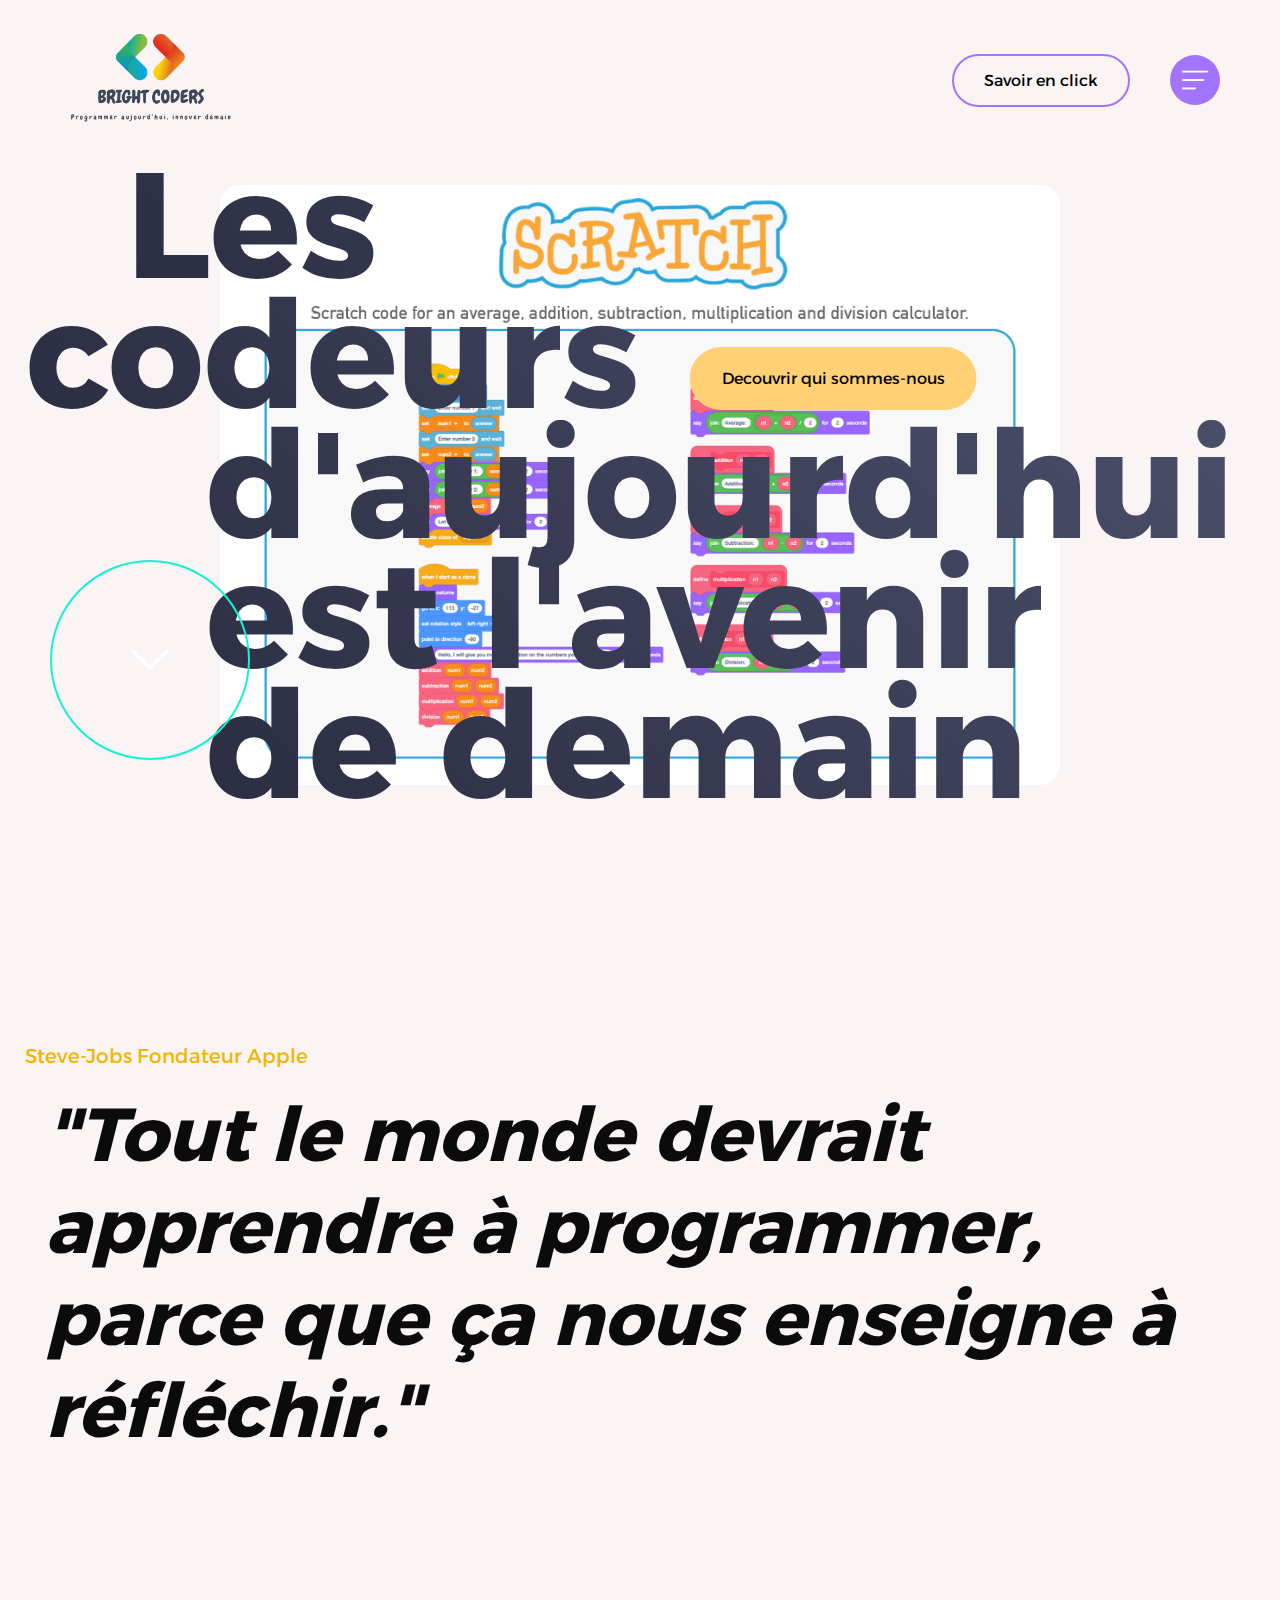
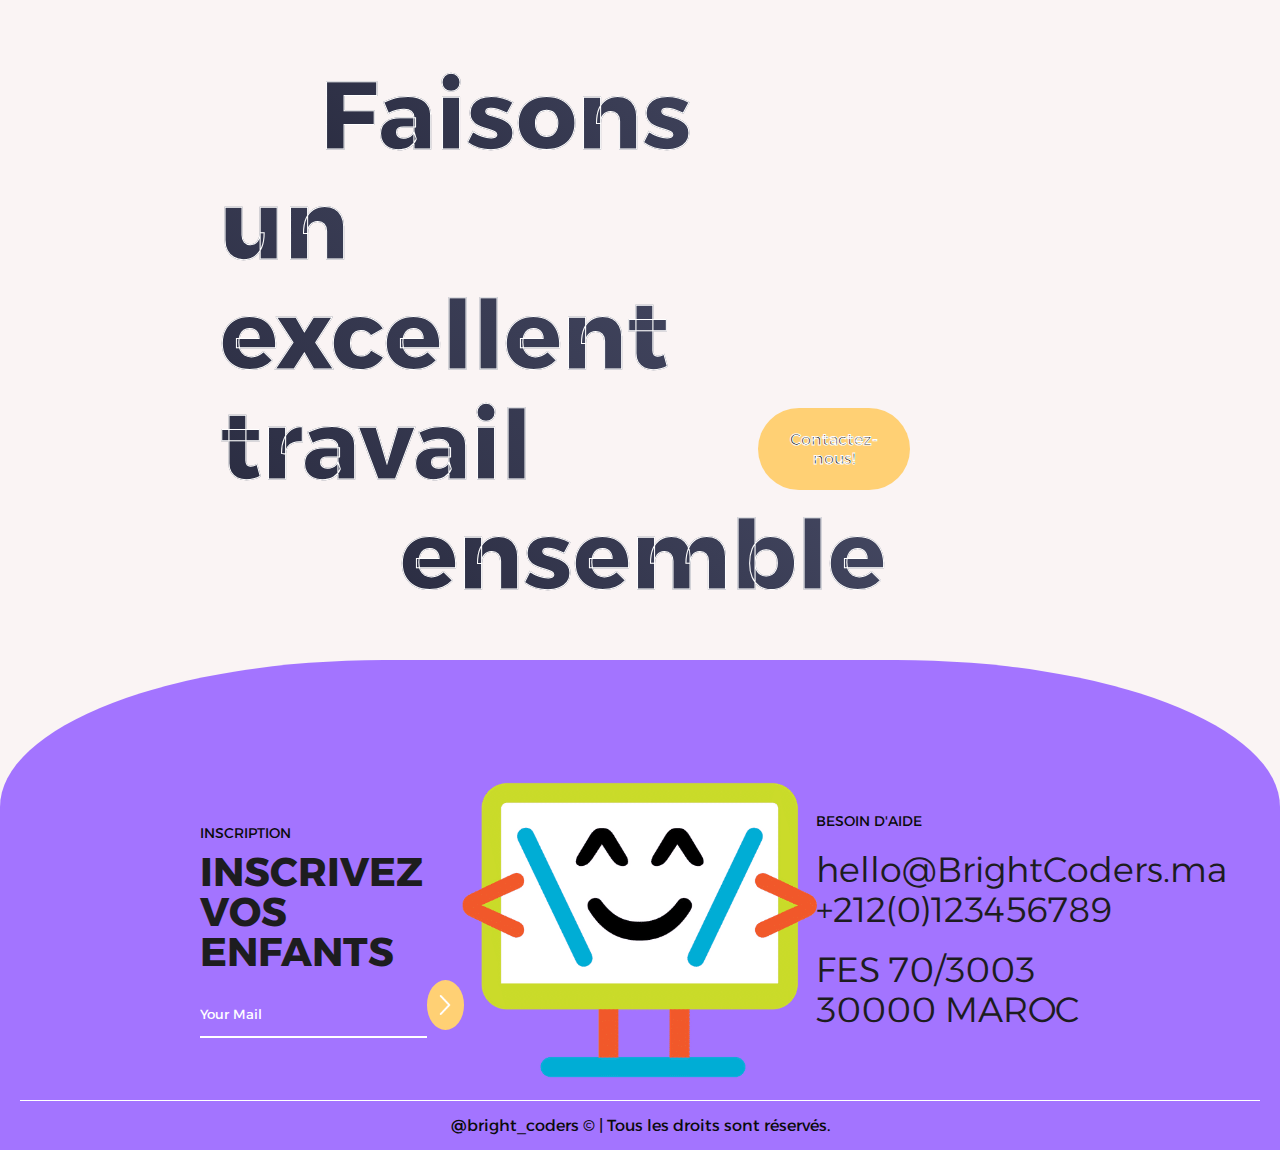
<file: index.html>
<!DOCTYPE html>
<html lang="en">
<head>
    <meta charset="UTF-8">
    <meta http-equiv="X-UA-Compatible" content="IE=edge">
    <meta name="viewport" content="width=device-width, initial-scale=1.0">
    <title>Bright Coders</title>
    <link rel="stylesheet" href="style.css">
    <link rel="icon" type="image/png" href="images/logo1.png">
</head>
<body>
    <header>
        <a href="index.html" class="header__logo">
            <img src="images/logo.png" alt="Bright Coders">
        </a>
        <div class="header__btn_menu">
            <button>Savoir en click</button>
            <div class="btn_menu">
                <img src="images/hamburger.png" alt="">
            </div>
        </div>
    </header>
    <ul class="menu">
        <div class="menu__logo">
            <img src="images/logo.png" alt="Bright Coders">
        </div>
        <div class="contact">
            <span>Inscrivez- vous pour savoir plus</span>
            <div>
                <h3>bright.coders@gmail.com <br>+212(0) 684858850</h3>
                <h3>Fés 70/3003 <br> Maroc</h3>
            </div>
        </div>
        <div class="links">
            <li><a href="#">C<span>od</span>ing</a></li>
            <li><a href="#">e<span>s</span>t</a></li>
            <li><a href="#">l'a<span>venir</span></a></li>
            <li><a href="#">de<span>vos</span>enfants</a></li>
        </div>
    </ul>
    <section class="back_image_section">
        <div class="text">
            <h1>Les</h1>
            <h1>codeurs <button>Decouvrir qui sommes-nous</button></h1>
            <h1>d'aujourd'hui est l'avenir de demain</h1>
        </div>
        <img src="images/img1.jpg" alt="">
        <button class="down_arrow" onclick="window.location.href='#footer';">
            <img src="images/down-arrow.png">
        </button>
    </section>
    <section class="description">
       <div>
            <p>Steve-Jobs
                Fondateur Apple</p>
            <h2>
            <i>"Tout le monde devrait apprendre à programmer, parce que ça nous enseigne à réfléchir."</i>         
            </h2>
       </div>
    </section>
    <section class="back_image_section tird_section">
        <div class="text">
            <h1>Faisons</h1>
            <h1>un excellent travail <button>Contactez-nous!</button></h1>
            <h1>ensemble</h1>
        </div>
    </section>
    
    <footer id="footer">
        <div class="newsletter-contact">
            <div class="newsletter">
                <span>INSCRIPTION</span>
                <h3>INSCRIVEZ <br> VOS ENFANTS</h3>
                <form action="form_process.php" method="POST" class="input_mail">
                    <input type="email" name="email" placeholder="Your Mail" required>
                    <button type="submit">
                        <img src="images/down-arrow.png" alt="Submit">
                    </button>
                </form>
            </div>
            <div class="footer_img">
                <img src="images/img3.png" alt="">
            </div>
            <div class="contact">
                <span>BESOIN D'AIDE</span>
                <div>
                    <h3>hello@BrightCoders.ma <br>+212(0)123456789</h3>
                    <h3>FES 70/3003 <br> 30000 MAROC</h3>
                </div>
            </div>
        </div>
        <p>@bright_coders &copy; | Tous les droits sont réservés.</p>
    </footer>
    <script src="script.js"></script>
</body>
</html>
</file>
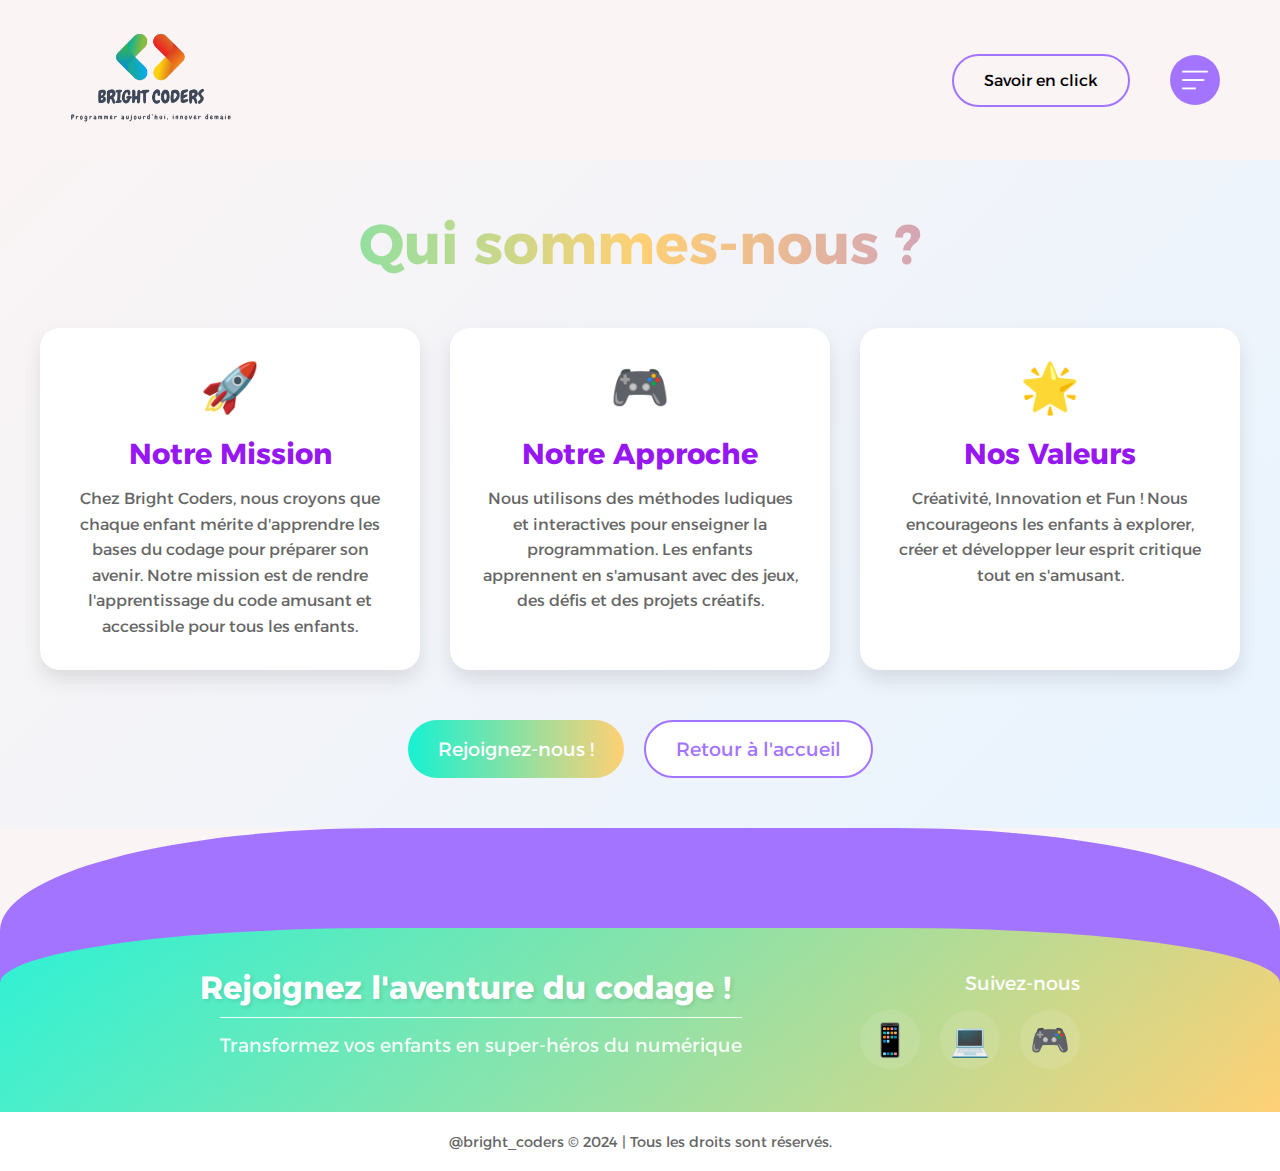
<file: about.html>
<!DOCTYPE html>
<html lang="fr">
<head>
    <meta charset="UTF-8">
    <meta http-equiv="X-UA-Compatible" content="IE=edge">
    <meta name="viewport" content="width=device-width, initial-scale=1.0">
    <title>Qui sommes-nous - Bright Coders</title>
    <link rel="stylesheet" href="style.css">
    <link rel="icon" type="image/png" href="images/logo1.png">
</head>
<body>
    <header>
        <a href="index.html" class="header__logo">
            <img src="images/logo.png" alt="Bright Coders">
        </a>
        <div class="header__btn_menu">
            <button>Savoir en click</button>
            <div class="btn_menu">
                <img src="images/hamburger.png" alt="">
            </div>
        </div>
    </header>
    <ul class="menu">
        <div class="menu__logo">
            <img src="images/logo.png" alt="Bright Coders">
        </div>
        <div class="contact">
            <span>Inscrivez- vous pour savoir plus</span>
            <div>
                <h3>bright.coders@gmail.com <br>+212(0) 684858850</h3>
                <h3>Fés 70/3003 <br> Maroc</h3>
            </div>
        </div>
        <div class="links">
            <li><a href="#">C<span>od</span>ing</a></li>
            <li><a href="#">e<span>s</span>t</a></li>
            <li><a href="#">l'a<span>venir</span></a></li>
            <li><a href="#">de<span>vos</span>enfants</a></li>
        </div>
    </ul>
    <section class="about-section">
        <div class="text">
            <h1 class="animated-title">Qui sommes-nous ?</h1>
            <div class="about-content">
                <div class="about-card">
                    <div class="card-icon">🚀</div>
                    <h2>Notre Mission</h2>
                    <p>Chez Bright Coders, nous croyons que chaque enfant mérite d'apprendre les bases du codage pour préparer son avenir. Notre mission est de rendre l'apprentissage du code amusant et accessible pour tous les enfants.</p>
                </div>
                <div class="about-card">
                    <div class="card-icon">🎮</div>
                    <h2>Notre Approche</h2>
                    <p>Nous utilisons des méthodes ludiques et interactives pour enseigner la programmation. Les enfants apprennent en s'amusant avec des jeux, des défis et des projets créatifs.</p>
                </div>
                <div class="about-card">
                    <div class="card-icon">🌟</div>
                    <h2>Nos Valeurs</h2>
                    <p>Créativité, Innovation et Fun ! Nous encourageons les enfants à explorer, créer et développer leur esprit critique tout en s'amusant.</p>
                </div>
            </div>
            <div class="cta-buttons">
                <button onclick="window.location.href='contact.html'" class="cta-button">Rejoignez-nous !</button>
                <button onclick="window.location.href='index.html'" class="cta-button secondary">Retour à l'accueil</button>
            </div>
        </div>
    </section>
    <footer id="footer">
        <div class="footer-content">
            <div class="footer-text">
                <h3>Rejoignez l'aventure du codage !</h3>
                <p>Transformez vos enfants en super-héros du numérique</p>
            </div>
            <div class="footer-social">
                <span>Suivez-nous</span>
                <div class="social-icons">
                    <a href="#" class="social-icon">📱</a>
                    <a href="#" class="social-icon">💻</a>
                    <a href="#" class="social-icon">🎮</a>
                </div>
            </div>
        </div>
        <p class="copyright">@bright_coders &copy; 2024 | Tous les droits sont réservés.</p>
    </footer>
    <script src="script.js"></script>
</body>
</html>
</file>
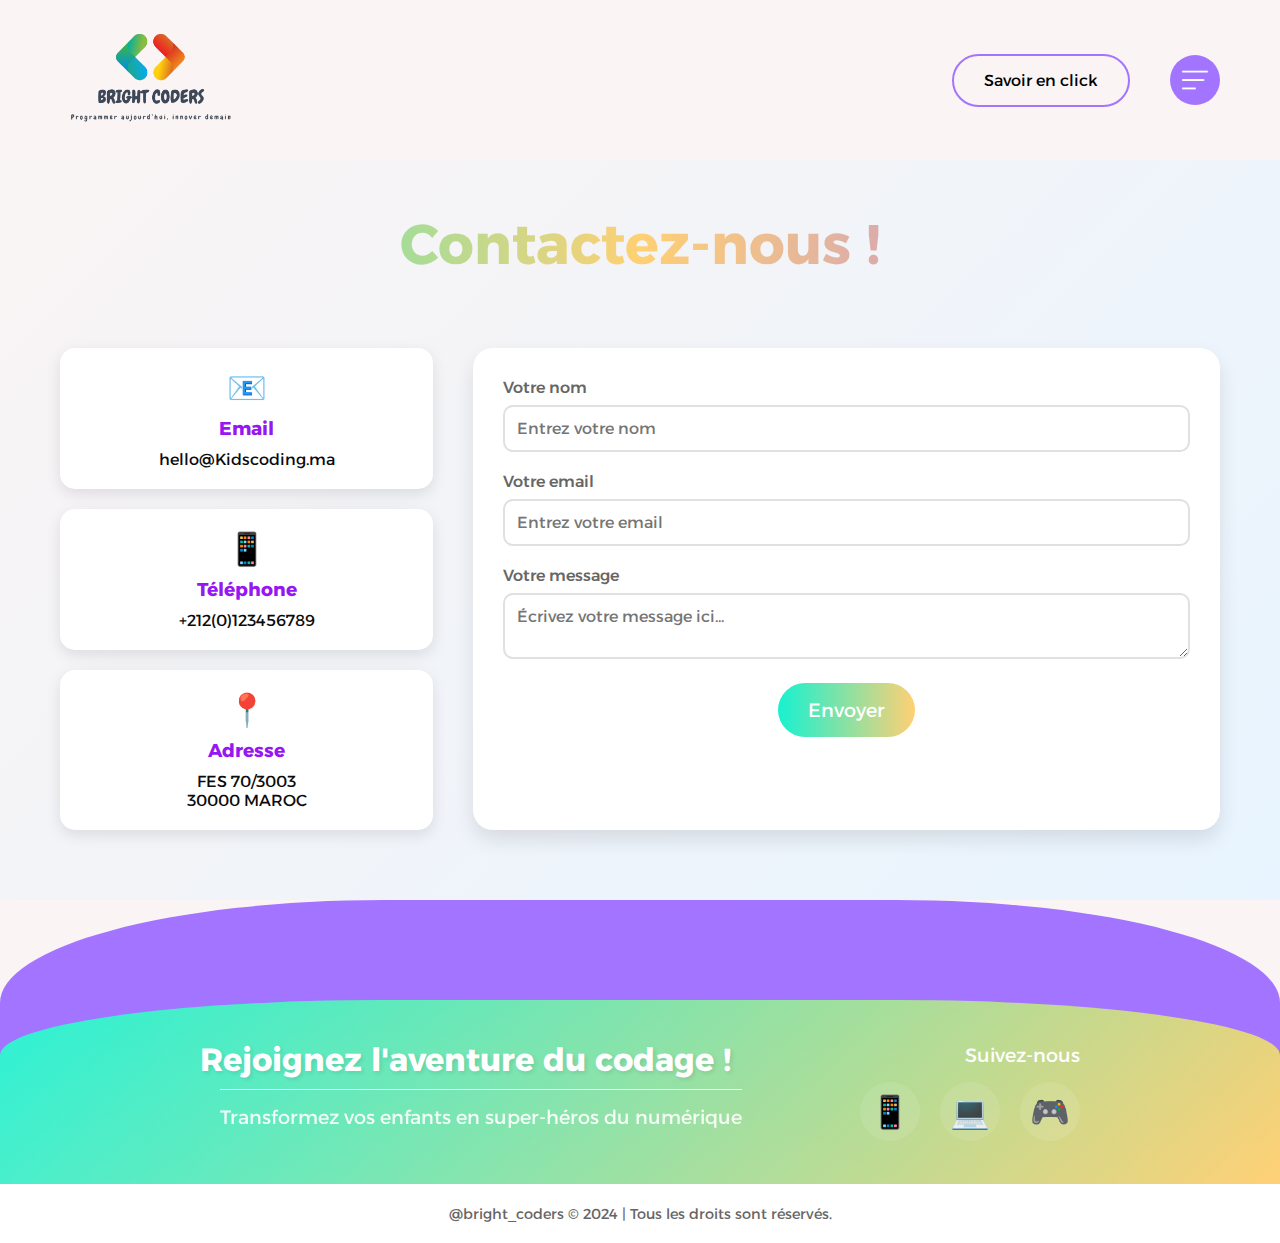
<file: contact.html>
<!DOCTYPE html>
<html lang="fr">
<head>
    <meta charset="UTF-8">
    <meta http-equiv="X-UA-Compatible" content="IE=edge">
    <meta name="viewport" content="width=device-width, initial-scale=1.0">
    <title>Contact - Bright Coders</title>
    <link rel="stylesheet" href="style.css">
    <link rel="icon" type="image/png" href="images/logo1.png">
</head>
<body>
    <header>
        <a href="index.html" class="header__logo">
            <img src="images/logo.png" alt="Bright Coders">
        </a>
        <div class="header__btn_menu">
            <button>Savoir en click</button>
            <div class="btn_menu">
                <img src="images/hamburger.png" alt="">
            </div>
        </div>
    </header>
    <ul class="menu">
        <div class="menu__logo">
            <img src="images/logo.png" alt="Bright Coders">
        </div>
        <div class="contact">
            <span>Inscrivez- vous pour savoir plus</span>
            <div>
                <h3>bright.coders@gmail.com <br>+212(0) 684858850</h3>
                <h3>Fés 70/3003 <br> Maroc</h3>
            </div>
        </div>
        <div class="links">
            <li><a href="#">C<span>od</span>ing</a></li>
            <li><a href="#">e<span>s</span>t</a></li>
            <li><a href="#">l'a<span>venir</span></a></li>
            <li><a href="#">de<span>vos</span>enfants</a></li>
        </div>
    </ul>
    <section class="contact-section">
        <div class="text">
            <h1 class="animated-title">Contactez-nous !</h1>
            <div class="contact-container">
                <div class="contact-info">
                    <div class="info-card">
                        <div class="info-icon">📧</div>
                        <h3>Email</h3>
                        <p>hello@Kidscoding.ma</p>
                    </div>
                    <div class="info-card">
                        <div class="info-icon">📱</div>
                        <h3>Téléphone</h3>
                        <p>+212(0)123456789</p>
                    </div>
                    <div class="info-card">
                        <div class="info-icon">📍</div>
                        <h3>Adresse</h3>
                        <p>FES 70/3003<br>30000 MAROC</p>
                    </div>
                </div>
                <form action="form_process.php" method="POST" class="contact-form">
                    <div class="form-group">
                        <label for="name">Votre nom</label>
                        <input type="text" id="name" name="name" placeholder="Entrez votre nom" required>
                    </div>
                    <div class="form-group">
                        <label for="email">Votre email</label>
                        <input type="email" id="email" name="email" placeholder="Entrez votre email" required>
                    </div>
                    <div class="form-group">
                        <label for="message">Votre message</label>
                        <textarea id="message" name="message" placeholder="Écrivez votre message ici..." required></textarea>
                    </div>
                    <button type="submit" class="submit-button">
                        <span>Envoyer</span>
                    </button>
                </form>
            </div>
        </div>
    </section>
    <footer id="footer">
        <div class="footer-content">
            <div class="footer-text">
                <h3>Rejoignez l'aventure du codage !</h3>
                <p>Transformez vos enfants en super-héros du numérique</p>
            </div>
            <div class="footer-social">
                <span>Suivez-nous</span>
                <div class="social-icons">
                    <a href="#" class="social-icon">📱</a>
                    <a href="#" class="social-icon">💻</a>
                    <a href="#" class="social-icon">🎮</a>
                </div>
            </div>
        </div>
        <p class="copyright">@bright_coders &copy; 2024 | Tous les droits sont réservés.</p>
    </footer>
    <script src="script.js"></script>
</body>
</html>
</file>
<file: style.css>
@import url('https://fonts.googleapis.com/css2?family=Alexandria:wght@100;300;500;600&family=Rubik+Glitch&display=swap');
*{
    margin: 0;
    padding: 0;
    box-sizing: border-box;
    font-family: 'Alexandria', sans-serif;
    scroll-behavior: smooth;
}
/*scrollbar*/
::-webkit-scrollbar {
    width: 8px;
}
::-webkit-scrollbar-thumb {
    background-color: #f2b500;
    border-radius: 6px;
  }
body {
    background-color: #faf4f4;
    color: #0b0b0b;
   
}
header {
    width: 100%;
    display: flex;
    justify-content: space-between;
    align-items: center;
    padding: 30px 60px;
    z-index: 200; 
}
button {
    cursor: pointer;
}
.header__logo {
    display: flex;
    align-items: center;
    text-decoration: none;
}

.header__logo img {
    height: 100px;
    width: auto;
}
.header__btn_menu {
    display: flex;
    align-items: center;
    gap: 20px;
}
.header__btn_menu button {
    color: #000000;
    cursor: pointer;
    padding: 15px 30px;
    font-size: 16px;
    border-radius: 50px;
    border: 2px solid #A374FF;
    background-color: transparent;
    display: flex;
    align-items: center;
}
.header__btn_menu button:hover {
    animation: animation_hover2 2s ease-out infinite ;
}
.header__btn_menu button{
    margin-right: 20px;
}
.btn_menu {
    background-color: #A374FF;
    padding: 10px;
    border-radius: 50%;
    height: 50px;
    width: 50px;
    display: flex;
    align-items: center;
    justify-content: center;
    transition: 0.5s;
    cursor: pointer;
    z-index: 100;
}
.btn_menu img {
    height: 100%;
    width: 100%;
    object-fit: cover;
}
.btn_menu:hover {
    animation: animation_hover1 2s ease-out infinite ;
}

/* .hover__class {
    animation
} */

@keyframes animation_hover1 {
    0% {
        background: #17F1D1 ;
    }
    50% {
        background: #FFD074 ;
    }
    100% {
        background: #A374FF; ;
    }
}

@keyframes animation_hover2 {
    0% {
       border: 2px solid #17F1D1;
    }
    50% {
        border: 2px solid #FFD074;
    }
    100% {
        border: 2px solid #A374FF;;
    }
}

.menu {
    position: fixed;
    top: 0;
    left: 0;
    background-color: #fff;
    height: 100vh;
    width: 100%;
    color: #1D1D1F;
    display: flex;
    padding: 30px;
    align-items: flex-end;
    justify-content: space-between;
    transform: translateY(-100%);
    transition: transform 0.5s ease;
    border-radius: 0 0 80px 80px;
    z-index: 99;
}

.menu__logo {
    position: absolute;
    top: 70px;
    left: 60px;
}

.menu__logo img {
    height: 150px;
    width: auto;
}

.menu.active {
    transform: translateY(0);
}

.contact h3 {
    font-weight: 300;
    font-size: 35px;
    margin-bottom: 20px;
}
ul {
    list-style: none;
}
.links {
   font-size: 120px;
   margin-right: 150px;
}
.links a {
    text-decoration: 0;
    letter-spacing: -10px;
    color: #000;
    position: relative;
    
}
.links a::before {
    content: "";
    position: absolute;
    right: 0;
    width: 0;
    height: 10px;
    transform: translateY(80px);
    background:linear-gradient(90deg ,#17F1D1 , #FFD074 , #A374FF);
    border-radius: 6px;
    transition: 0.5s;
  
    
}
.links a:hover::before{
    left: 0;
    width: 100%;
}
.links span {
    -webkit-text-stroke: 1px #000;
    color: #FFD074;
}
/* back_image_section */
.back_image_section {
 display: flex;
 align-items: center;
 justify-content: center;
 height:calc(100vh - 250px);
 position: relative;

 
}
.back_image_section img {
    height: 600px;
    border-radius: 20px;
    cursor: pointer;
    z-index: -100;
    transition: 0.5s;
}
.back_image_section:hover img {
    transform: rotate(10deg) scale(1.1);

}
.back_image_section .text {
    position: absolute;
    transform: translate(-50% , -50%);
    top: 50%;
    left: 50%;
    line-height: 130px;
 


}
.back_image_section .text h1 {
    font-size: 150px;
    background: linear-gradient(45deg, #2B2D42, #4A4E69);
    -webkit-background-clip: text;
    -webkit-text-fill-color: transparent;
    background-clip: text;
}
.back_image_section .text h1:nth-child(2)
{
  display: flex;
  align-items: flex-end;

   transform: translateX(-100px);
}

.back_image_section .text h1:nth-child(2) button {
    transform: translateX(50px) translateY(-10px);
    height: fit-content;
    padding: 20px 30px;
    background-color: #FFD074;
    border: 2px solid transparent;
    border-radius: 50px;
    transition: 0.5s;
    -webkit-text-fill-color: initial;
    color: #000000;
    font-size: 16px;
}
.back_image_section .text h1:nth-child(2) button:hover {
    border: 2px solid #fff;
    animation: animation_hover1 2s ease-out infinite;
    
}
.back_image_section .text h1:nth-child(3){
    transform: translateX(80px);
}
.down_arrow {
    position: absolute;
    bottom:50px;
    left: 50px;
    background-color: transparent;
    border: 2px solid #17F1D1;
    height: 200px;
    width: 200px;
    border-radius: 50%;
    transition: 0.5s;
}
.down_arrow:hover {
    height: 120px;
    width: 120px;
    background-color: #17F1D1;
    
 
}
.down_arrow img {
  height: 40px;
}
/* description */
.description {
     height: 100vh;
    display: flex;
    justify-content: center;
    align-items: center;
    padding: 25px;
}
.description h2 {
    font-size: 75px;
    position: relative;
    padding: 20px;
    
}
.description h2:after {
    content: "";
    bottom: -10px;
    left: 0;
    z-index: -1;
    position: absolute;
    height: 10px;
    width: 0;
    background:linear-gradient(90deg ,#17F1D1 , #FFD074 , #A374FF);
    border-radius: 20px;
    transition: 0.5s;

}
.description h2:hover:after {
  width: 100%;
}

.description p {
    color: #f2b500;
    font-size: 20px;
}

/* tird_section */
.tird_section {
    height: 50vh;
    margin: 0px 0 100px 0;
}
.tird_section .text{
    line-height: 110px;
    -webkit-text-stroke: 1px #fff;
    color: #000;
}
.tird_section .text h1 {
    font-size: 96px;
    background: linear-gradient(45deg, #2B2D42, #4A4E69);
    -webkit-background-clip: text;
    -webkit-text-fill-color: transparent;
    background-clip: text;
}

/* Réinitialisation complète des propriétés pour le bouton */
.tird_section .text h1 button {
    transform: translateX(50px) translateY(-10px);
    height: fit-content;
    padding: 20px 30px;
    background-color: #FFD074;
    border: 2px solid transparent;
    border-radius: 50px;
    transition: 0.5s;
    -webkit-background-clip: initial;
    -webkit-text-fill-color: initial;
    background-clip: initial;
    color: #000000;
    font-size: 16px;
}

.tird_section .text h1 button:hover {
    border: 2px solid #fff;
    animation: animation_hover1 2s ease-out infinite;
}

footer {
  background-color: #A374FF;
  padding-top: 100px;
  border-radius: 30% 30% 0 0;
}
.newsletter-contact {
    display: flex ;
    justify-content: space-between;
    align-items: center;
    padding: 20px 200px;

}
.newsletter , .contact {
    width: 30%;
  
}
.footer_img {
    width:33%;
    height:300px;
}
.newsletter h3 {
    margin-top: 10px;
}
.footer_img{
    display: flex;
    justify-content: center;
    
}

.newsletter-contact img {
  
    object-fit: cover;
    transition: 0.5s;
}

.newsletter-contact span {
    font-size: 14px;
   
}
.newsletter-contact h3 {
    font-size: 40px;
    line-height: 40px;
    color: #1D1D1F;
}
.input_mail {
  width: 100%;
  display: flex;
  align-items: center;
}
.input_mail input {
    background-color: #A374FF;
    border: 0;
    border-bottom: 2px solid #fff;
    outline: 0;
    width: 300px;
    margin-top: 20px;
    padding: 14px 0;
    padding-right: 10px;
    color: #fff;
   
}
.contact div {
    margin: 20px 0;
}
footer .contact div h3 {
    font-size: 35px;
}
.input_mail input::placeholder {
    color: #fff;
}
.input_mail button {
    height: 50px;
    width: 50px;
    background-color: #FFD074;
    border: 0;
    border-radius: 50%;
    display: flex;
    justify-content: center;
    align-items: center;
}
.input_mail button img {
    width: 20px;
   
    object-fit: cover;
    transform: rotate(-90deg);
}

.footer_img img:hover {
    transform: translateY(20px);
}
footer p {
    padding: 15px 0 ;
     margin:  0 20px;
    text-align: center;
    border-top: 1px solid #fff;
}

/* Styles pour la page À propos */
.about-section {
    padding: 50px 20px;
    text-align: center;
    background: linear-gradient(135deg, #faf4f4 0%, #e8f4ff 100%);
    min-height: calc(100vh - 250px);
}

.about-section .text {
    max-width: 1200px;
    margin: 0 auto;
}

.animated-title {
    font-size: 3.5em;
    margin-bottom: 50px;
    background: linear-gradient(90deg, #17F1D1, #FFD074, #A374FF);
    -webkit-background-clip: text;
    -webkit-text-fill-color: transparent;
    animation: titleAnimation 3s ease infinite;
}

@keyframes titleAnimation {
    0% { background-position: 0% 50%; }
    50% { background-position: 100% 50%; }
    100% { background-position: 0% 50%; }
}

.about-content {
    display: grid;
    grid-template-columns: repeat(auto-fit, minmax(300px, 1fr));
    gap: 30px;
    margin: 50px 0;
}

.about-card {
    background: white;
    padding: 30px;
    border-radius: 20px;
    box-shadow: 0 10px 20px rgba(0,0,0,0.1);
    transition: transform 0.3s ease;
}

.about-card:hover {
    transform: translateY(-10px);
}

.card-icon {
    font-size: 3em;
    margin-bottom: 20px;
}

.about-card h2 {
    color: #9617f1;
    margin-bottom: 15px;
    font-size: 1.8em;
}

.about-card p {
    color: #666;
    line-height: 1.6;
}

.cta-buttons {
    display: flex;
    gap: 20px;
    justify-content: center;
    margin-top: 40px;
}

.cta-button {
    padding: 15px 30px;
    border-radius: 50px;
    font-size: 1.2em;
    border: none;
    cursor: pointer;
    transition: all 0.3s ease;
    display: flex;
    align-items: center;
    gap: 10px;
}

.cta-button:not(.secondary) {
    background: linear-gradient(90deg, #17F1D1, #FFD074);
    color: white;
}

.cta-button.secondary {
    background: white;
    border: 2px solid #A374FF;
    color: #A374FF;
}

.cta-button:hover {
    transform: scale(1.05);
    box-shadow: 0 5px 15px rgba(0,0,0,0.2);
}

/* Styles pour la page Contact */
.contact-section {
    padding: 50px 20px;
    text-align: center;
    background: linear-gradient(135deg, #faf4f4 0%, #e8f4ff 100%);
    min-height: calc(100vh - 250px);
}

.contact-container {
    display: grid;
    grid-template-columns: 1fr 2fr;
    gap: 40px;
    max-width: 1200px;
    margin: 0 auto;
    padding: 20px;
}

.contact-info {
    display: flex;
    flex-direction: column;
    gap: 20px;
}

.info-card {
    background: white;
    padding: 20px;
    border-radius: 15px;
    box-shadow: 0 5px 15px rgba(0,0,0,0.1);
    transition: transform 0.3s ease;
}

.info-card:hover {
    transform: translateY(-5px);
}

.info-icon {
    font-size: 2em;
    margin-bottom: 10px;
}

.info-card h3 {
    color: #9617f1;
    margin-bottom: 10px;
}

.contact-form {
    background: white;
    padding: 30px;
    border-radius: 20px;
    box-shadow: 0 10px 20px rgba(0,0,0,0.1);
}

.form-group {
    margin-bottom: 20px;
    text-align: left;
}

.form-group label {
    display: block;
    margin-bottom: 8px;
    color: #666;
    font-weight: 500;
}

.form-group input,
.form-group textarea {
    width: 100%;
    padding: 12px;
    border: 2px solid #e0e0e0;
    border-radius: 10px;
    font-size: 1em;
    transition: border-color 0.3s ease;
}

.form-group input:focus,
.form-group textarea:focus {
    border-color: #A374FF;
    outline: none;
}

.submit-button {
    background: linear-gradient(90deg, #17F1D1, #FFD074);
    color: white;
    padding: 15px 30px;
    border: none;
    border-radius: 50px;
    font-size: 1.2em;
    cursor: pointer;
    display: flex;
    align-items: center;
    justify-content: center;
    gap: 10px;
    margin: 20px auto;
    transition: all 0.3s ease;
}

.submit-button:hover {
    transform: scale(1.05);
    box-shadow: 0 5px 15px rgba(0,0,0,0.2);
}

.submit-button img {
    width: 20px;
    height: 20px;
}

.home-btn {
    display: flex;
    align-items: center;
    gap: 10px;
    background: white;
    border: 2px solid #A374FF;
    color: #A374FF;
    padding: 10px 20px;
    border-radius: 50px;
    transition: all 0.3s ease;
}

.home-btn img {
    width: 20px;
    height: 20px;
}

.home-btn:hover {
    background: #A374FF;
    color: white;
}

@media (max-width: 768px) {
    .contact-container {
        grid-template-columns: 1fr;
    }
    
    .about-content {
        grid-template-columns: 1fr;
    }
    
    .animated-title {
        font-size: 2.5em;
    }
}

/* Styles pour le nouveau footer */
.footer-content {
    display: flex;
    justify-content: space-between;
    align-items: center;
    padding: 40px 200px;
    background: linear-gradient(135deg, #17F1D1 0%, #FFD074 100%);
    border-radius: 30% 30% 0 0;
    position: relative;
    overflow: hidden;
}

.footer-content::before {
    content: '';
    position: absolute;
    top: 0;
    left: 0;
    right: 0;
    bottom: 0;
    background: linear-gradient(45deg, rgba(255,255,255,0.1) 0%, rgba(255,255,255,0) 100%);
    z-index: 1;
}

.footer-text {
    color: white;
    text-align: left;
    position: relative;
    z-index: 2;
}

.footer-text h3 {
    font-size: 2em;
    margin-bottom: 10px;
    text-shadow: 2px 2px 4px rgba(0,0,0,0.1);
    transition: transform 0.3s ease;
}

.footer-text h3:hover {
    transform: scale(1.02);
}

.footer-text p {
    font-size: 1.2em;
    opacity: 0.9;
    transition: opacity 0.3s ease;
}

.footer-text p:hover {
    opacity: 1;
}

.footer-social {
    text-align: right;
    position: relative;
    z-index: 2;
}

.footer-social span {
    display: block;
    color: white;
    font-size: 1.2em;
    margin-bottom: 15px;
    transition: transform 0.3s ease;
}

.footer-social span:hover {
    transform: translateY(-2px);
}

.social-icons {
    display: flex;
    gap: 20px;
}

.social-icon {
    font-size: 2em;
    color: white;
    text-decoration: none;
    transition: all 0.3s ease;
    display: inline-block;
    padding: 10px;
    border-radius: 50%;
    background: rgba(255, 255, 255, 0.1);
}

.social-icon:hover {
    transform: scale(1.2) rotate(5deg);
    background: rgba(255, 255, 255, 0.2);
}

.copyright {
    text-align: center;
    padding: 20px;
    color: #666;
    background: white;
    margin: 0;
    font-size: 0.9em;
    transition: color 0.3s ease;
}

.copyright:hover {
    color: #333;
}

@media (max-width: 768px) {
    .footer-content {
        flex-direction: column;
        padding: 40px 20px;
        text-align: center;
        gap: 30px;
        background: linear-gradient(135deg, #17F1D1 0%, #FFD074 100%);
    }

    .footer-text {
        text-align: center;
    }

    .footer-social {
        text-align: center;
    }

    .footer-text h3 {
        font-size: 1.5em;
    }

    .social-icons {
        justify-content: center;
    }
}

/* Styles pour la page d'erreur */
.error-section {
    min-height: calc(100vh - 250px);
    display: flex;
    align-items: center;
    justify-content: center;
    padding: 40px 20px;
    background: linear-gradient(135deg, #faf4f4 0%, #ffe8e8 100%);
}

.error-container {
    background: white;
    padding: 40px;
    border-radius: 20px;
    box-shadow: 0 10px 20px rgba(0,0,0,0.1);
    text-align: center;
    max-width: 600px;
    width: 100%;
}

.error-container h1 {
    color: #ff6b6b;
    margin-bottom: 30px;
    font-size: 2em;
}

.error-messages {
    margin: 20px 0;
}

.error-message {
    color: #ff6b6b;
    background: #fff5f5;
    padding: 10px;
    border-radius: 8px;
    margin-bottom: 10px;
}

.error-actions {
    display: flex;
    gap: 20px;
    justify-content: center;
    margin-top: 30px;
}

.back-button, .home-button {
    padding: 12px 24px;
    border-radius: 50px;
    border: none;
    cursor: pointer;
    font-size: 1em;
    transition: all 0.3s ease;
}

.back-button {
    background: #ff6b6b;
    color: white;
}

.home-button {
    background: #17F1D1;
    color: white;
}

.back-button:hover, .home-button:hover {
    transform: translateY(-2px);
    box-shadow: 0 5px 15px rgba(0,0,0,0.2);
}

/* Styles pour la page de remerciement */
.thank-you-section {
    min-height: calc(100vh - 250px);
    display: flex;
    align-items: center;
    justify-content: center;
    padding: 40px 20px;
    background: linear-gradient(135deg, #faf4f4 0%, #e8fff8 100%);
}

.thank-you-container {
    background: white;
    padding: 40px;
    border-radius: 20px;
    box-shadow: 0 10px 20px rgba(0,0,0,0.1);
    text-align: center;
    max-width: 600px;
    width: 100%;
}

.success-icon {
    font-size: 4em;
    margin-bottom: 20px;
    animation: bounce 1s ease infinite;
}

@keyframes bounce {
    0%, 100% { transform: translateY(0); }
    50% { transform: translateY(-10px); }
}

.thank-you-container h1 {
    color: #17F1D1;
    margin-bottom: 20px;
    font-size: 2em;
}

.thank-you-container p {
    color: #666;
    margin-bottom: 30px;
}

.next-steps {
    text-align: left;
    margin: 30px 0;
    padding: 20px;
    background: #f8f9fa;
    border-radius: 10px;
}

.next-steps h2 {
    color: #333;
    margin-bottom: 15px;
    font-size: 1.5em;
}

.next-steps ul {
    list-style: none;
    padding: 0;
}

.next-steps li {
    margin: 10px 0;
    padding-left: 10px;
    color: #666;
}

.thank-you-actions {
    display: flex;
    gap: 20px;
    justify-content: center;
    margin-top: 30px;
}

.about-button {
    background: #FFD074;
    color: white;
    padding: 12px 24px;
    border-radius: 50px;
    border: none;
    cursor: pointer;
    font-size: 1em;
    transition: all 0.3s ease;
}

.about-button:hover {
    transform: translateY(-2px);
    box-shadow: 0 5px 15px rgba(0,0,0,0.2);
}

@media (max-width: 768px) {
    .error-container,
    .thank-you-container {
        padding: 20px;
    }

    .error-actions,
    .thank-you-actions {
        flex-direction: column;
        gap: 10px;
    }

    .next-steps {
        padding: 15px;
    }
}

/* Styles responsifs pour la page d'accueil */
@media (max-width: 1200px) {
    .back_image_section .text h1 {
        font-size: 120px;
        line-height: 100px;
    }
    
    .back_image_section img {
        height: 500px;
    }

    .links {
        font-size: 90px;
        margin-right: 100px;
    }

    .newsletter-contact {
        padding: 20px 100px;
    }
}

@media (max-width: 992px) {
    header {
        padding: 20px 30px;
    }

    .header__logo img {
        height: 80px;
    }

    .back_image_section .text h1 {
        font-size: 90px;
        line-height: 80px;
    }

    .back_image_section img {
        height: 400px;
    }

    .links {
        font-size: 70px;
        margin-right: 50px;
    }

    .menu__logo img {
        height: 120px;
    }

    .contact h3 {
        font-size: 28px;
    }

    .newsletter-contact {
        padding: 20px 50px;
    }

    .newsletter-contact h3 {
        font-size: 32px;
        line-height: 34px;
    }

    .input_mail input {
        width: 250px;
    }
}

@media (max-width: 768px) {
    header {
        padding: 15px 20px;
    }

    .header__btn_menu button {
        display: none;
    }

    .back_image_section {
        flex-direction: column;
        height: auto;
        padding: 40px 20px;
    }

    .back_image_section .text {
        position: relative;
        transform: none;
        top: 0;
        left: 0;
        text-align: center;
        margin-bottom: 30px;
    }

    .back_image_section .text h1 {
        font-size: 60px;
        line-height: 65px;
    }

    .back_image_section .text h1:nth-child(2) {
        transform: none;
        flex-direction: column;
        align-items: center;
        gap: 20px;
    }

    .back_image_section .text h1:nth-child(2) button {
        transform: none;
        margin-top: 20px;
    }

    .back_image_section img {
        height: 300px;
        width: 90%;
        object-fit: cover;
    }

    .menu {
        flex-direction: column;
        align-items: center;
        padding: 20px;
        text-align: center;
    }

    .menu__logo {
        position: relative;
        top: 0;
        left: 0;
        margin-bottom: 30px;
    }

    .links {
        font-size: 40px;
        margin-right: 0;
        margin-bottom: 30px;
    }

    .links a::before {
        height: 5px;
        transform: translateY(40px);
    }

    .contact {
        text-align: center;
    }

    .contact h3 {
        font-size: 24px;
    }

    .description {
        padding: 30px 20px;
    }

    .description h2 {
        font-size: 24px;
    }

    footer {
        padding-top: 50px;
        border-radius: 15% 15% 0 0;
    }

    .newsletter-contact {
        flex-direction: column;
        padding: 20px;
        gap: 30px;
    }

    .newsletter, .contact {
        width: 100%;
        text-align: center;
    }

    .footer_img {
        width: 100%;
        height: 200px;
        order: -1;
    }

    .input_mail {
        justify-content: center;
    }

    .input_mail input {
        width: calc(100% - 60px);
        max-width: 300px;
    }

    footer .contact div h3 {
        font-size: 28px;
    }

    footer p {
        font-size: 14px;
        padding: 10px 0;
    }
}

@media (max-width: 480px) {
    .header__logo img {
        height: 60px;
    }

    .back_image_section .text h1 {
        font-size: 40px;
        line-height: 45px;
    }

    .back_image_section img {
        height: 250px;
    }

    .links {
        font-size: 30px;
    }

    .links a::before {
        transform: translateY(30px);
    }

    .description h2 {
        font-size: 20px;
    }

    footer {
        padding-top: 30px;
        border-radius: 10% 10% 0 0;
    }

    .newsletter-contact h3 {
        font-size: 24px;
        line-height: 28px;
    }

    .footer_img {
        height: 150px;
    }

    .input_mail input {
        padding: 10px 0;
    }

    .input_mail button {
        height: 40px;
        width: 40px;
    }

    .input_mail button img {
        width: 16px;
    }

    footer .contact div h3 {
        font-size: 22px;
    }

    footer p {
        font-size: 12px;
        margin: 0 10px;
    }
}

/* Styles responsifs globaux améliorés */
@media (max-width: 1200px) {
    .description {
        height: auto;
        min-height: 60vh;
        padding: 60px 40px;
    }

    .description h2 {
        font-size: 60px;
    }

    .tird_section {
        height: auto;
        min-height: 40vh;
        margin: 50px 0;
    }

    .tird_section .text h1 {
        font-size: 80px;
        line-height: 90px;
    }

    .down_arrow {
        height: 150px;
        width: 150px;
        bottom: 30px;
    }
}

@media (max-width: 992px) {
    .description h2 {
        font-size: 50px;
        padding: 15px;
    }

    .tird_section .text h1 {
        font-size: 70px;
        line-height: 80px;
    }

    .tird_section .text h1 button {
        padding: 15px 25px;
        font-size: 14px;
    }

    .down_arrow {
        height: 120px;
        width: 120px;
        left: 30px;
    }

    .down_arrow:hover {
        height: 100px;
        width: 100px;
    }
}

@media (max-width: 768px) {
    body {
        overflow-x: hidden;
    }

    .btn_menu {
        height: 40px;
        width: 40px;
        padding: 8px;
    }

    .description {
        padding: 40px 20px;
    }

    .description h2 {
        font-size: 36px;
        text-align: center;
        padding: 10px;
    }

    .description p {
        text-align: center;
        font-size: 16px;
    }

    .tird_section {
        margin: 30px 0;
    }

    .tird_section .text {
        width: 100%;
        padding: 0 20px;
        text-align: center;
    }

    .tird_section .text h1 {
        font-size: 40px;
        line-height: 50px;
    }

    .tird_section .text h1:nth-child(2) {
        transform: none;
    }

    .tird_section .text h1:nth-child(3) {
        transform: none;
    }

    .down_arrow {
        display: none;
    }

    .menu {
        border-radius: 0 0 40px 40px;
    }

    .contact span {
        font-size: 14px;
    }
}

@media (max-width: 480px) {
    .btn_menu {
        height: 35px;
        width: 35px;
        padding: 6px;
    }

    .description h2 {
        font-size: 28px;
    }

    .description p {
        font-size: 14px;
    }

    .tird_section .text h1 {
        font-size: 32px;
        line-height: 40px;
    }

    .tird_section .text h1 button {
        padding: 12px 20px;
        font-size: 12px;
    }

    .menu {
        border-radius: 0 0 30px 30px;
    }

    .contact span {
        font-size: 12px;
    }
}

/* Ajustements pour les très petits écrans */
@media (max-width: 360px) {
    .header__logo img {
        height: 50px;
    }

    .btn_menu {
        height: 30px;
        width: 30px;
        padding: 5px;
    }

    .description h2 {
        font-size: 24px;
    }

    .tird_section .text h1 {
        font-size: 28px;
        line-height: 36px;
    }

    .back_image_section .text h1 {
        font-size: 32px;
        line-height: 38px;
    }

    .back_image_section img {
        height: 200px;
    }
}

/* Ajustements pour l'orientation paysage sur mobile */
@media (max-height: 600px) and (orientation: landscape) {
    .back_image_section {
        height: auto;
        min-height: 100vh;
    }

    .description {
        height: auto;
        min-height: 100vh;
    }

    .tird_section {
        height: auto;
        min-height: 80vh;
    }

    .menu {
        overflow-y: auto;
    }
}
</file>
